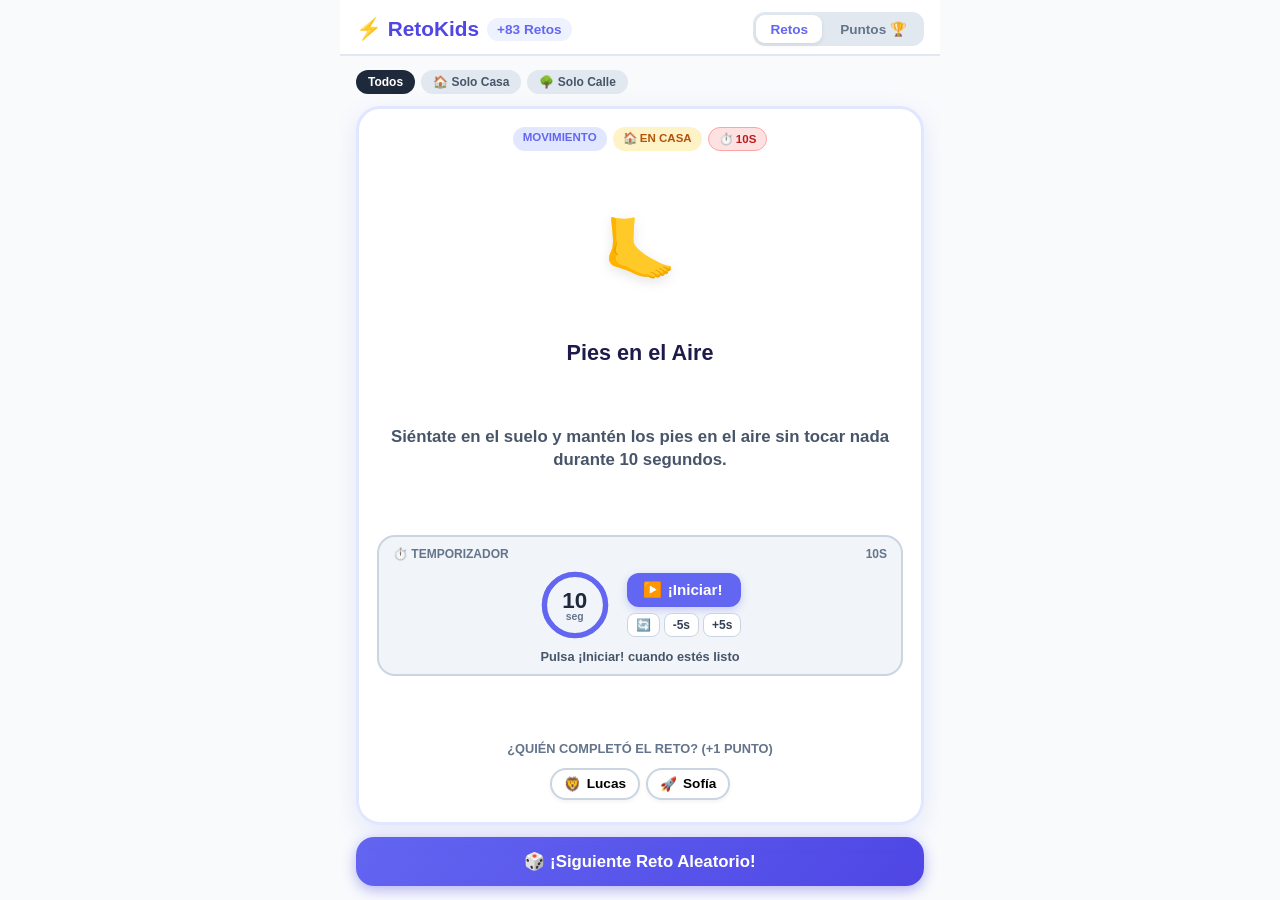
<file: index.html>
<!DOCTYPE html>
<html lang="es">
<head>
  <meta charset="UTF-8">
  <title>RetoKids - Desafíos en Acción con Temporizador</title>
  
  <!-- Optimización iOS / PWA -->
  <meta name="viewport" content="width=device-width, initial-scale=1.0, maximum-scale=1.0, user-scalable=no, viewport-fit=cover">
  <meta name="apple-mobile-web-app-capable" content="yes">
  <meta name="apple-mobile-web-app-status-bar-style" content="black-translucent">
  <meta name="apple-mobile-web-app-title" content="RetoKids">
  <meta name="theme-color" content="#4f46e5">

  <style>
    :root {
      --primary: #6366f1;
      --primary-dark: #4f46e5;
      --accent: #f59e0b;
      --success: #10b981;
      --danger: #ef4444;
      --bg: #f8fafc;
      --card-bg: #ffffff;
      --text: #1e293b;
      --text-muted: #64748b;
      --safe-top: env(safe-area-inset-top, 20px);
      --safe-bottom: env(safe-area-inset-bottom, 20px);
    }

    * {
      box-sizing: border-box;
      margin: 0;
      padding: 0;
      -webkit-tap-highlight-color: transparent;
      user-select: none;
      -webkit-user-select: none;
    }

    html, body {
      width: 100%;
      height: 100dvh;
      overflow-x: hidden;
      overflow-y: hidden;
      font-family: -apple-system, BlinkMacSystemFont, "Segoe UI", Roboto, Helvetica, Arial, sans-serif;
      background-color: var(--bg);
      color: var(--text);
    }

    #app {
      display: flex;
      flex-direction: column;
      width: 100vw;
      height: 100dvh;
      max-width: 600px;
      margin: 0 auto;
      padding-top: var(--safe-top);
      padding-bottom: var(--safe-bottom);
      overflow: hidden;
      position: relative;
    }

    /* Cabecera */
    header {
      padding: 12px 16px 8px;
      display: flex;
      justify-content: space-between;
      align-items: center;
      background: var(--card-bg);
      border-bottom: 2px solid #e2e8f0;
    }

    .brand {
      display: flex;
      align-items: center;
      gap: 8px;
      font-weight: 900;
      font-size: 1.3rem;
      color: var(--primary-dark);
    }

    .brand span {
      background: #eef2ff;
      padding: 4px 10px;
      border-radius: 20px;
      font-size: 0.85rem;
      color: var(--primary);
    }

    .tab-bar {
      display: flex;
      background: #e2e8f0;
      border-radius: 12px;
      padding: 3px;
      gap: 4px;
    }

    .tab-btn {
      border: none;
      background: transparent;
      padding: 6px 14px;
      font-weight: 700;
      font-size: 0.85rem;
      border-radius: 9px;
      color: var(--text-muted);
      cursor: pointer;
      transition: all 0.2s ease;
    }

    .tab-btn.active {
      background: #fff;
      color: var(--primary);
      box-shadow: 0 2px 5px rgba(0,0,0,0.08);
    }

    /* Contenido */
    main {
      flex: 1;
      overflow-y: auto;
      padding: 14px 16px;
      display: flex;
      flex-direction: column;
      -webkit-overflow-scrolling: touch;
    }

    .view {
      display: none;
      flex-direction: column;
      height: 100%;
      gap: 12px;
    }

    .view.active {
      display: flex;
    }

    /* Tarjeta Reto */
    .challenge-card {
      background: var(--card-bg);
      border-radius: 24px;
      padding: 18px 18px;
      flex: 1;
      display: flex;
      flex-direction: column;
      justify-content: space-between;
      align-items: center;
      text-align: center;
      box-shadow: 0 8px 24px rgba(99, 102, 241, 0.12);
      border: 3px solid #e0e7ff;
      position: relative;
      animation: popIn 0.3s cubic-bezier(0.175, 0.885, 0.32, 1.275);
    }

    @keyframes popIn {
      0% { transform: scale(0.92); opacity: 0; }
      100% { transform: scale(1); opacity: 1; }
    }

    .badge-row {
      display: flex;
      gap: 6px;
      flex-wrap: wrap;
      justify-content: center;
      margin-bottom: 4px;
    }

    .badge {
      font-size: 0.72rem;
      font-weight: 800;
      text-transform: uppercase;
      padding: 4px 10px;
      border-radius: 20px;
      background: #e0e7ff;
      color: var(--primary);
    }

    .badge.place {
      background: #fef3c7;
      color: #b45309;
    }

    .badge.time-badge {
      background: #fee2e2;
      color: #b91c1c;
      border: 1px solid #fca5a5;
    }

    .challenge-emoji {
      font-size: 3.6rem;
      margin: 4px 0;
      filter: drop-shadow(0 4px 6px rgba(0,0,0,0.1));
    }

    .challenge-title {
      font-size: 1.35rem;
      font-weight: 800;
      color: #1e1b4b;
      margin-bottom: 4px;
    }

    .challenge-desc {
      font-size: 1.05rem;
      line-height: 1.4;
      font-weight: 600;
      color: #475569;
      margin-bottom: 4px;
    }

    /* =========================================
       NUEVO: TEMPORIZADOR INTEGRADO EN RETO
    ========================================= */
    .timer-container {
      width: 100%;
      background: #f1f5f9;
      border: 2px solid #cbd5e1;
      border-radius: 18px;
      padding: 10px 14px;
      display: flex;
      flex-direction: column;
      align-items: center;
      gap: 8px;
      margin: 4px 0;
      transition: all 0.3s ease;
    }

    .timer-container.running {
      background: #eef2ff;
      border-color: #818cf8;
      box-shadow: 0 4px 12px rgba(99, 102, 241, 0.15);
    }

    .timer-container.urgent {
      background: #fef2f2;
      border-color: #f87171;
      animation: pulseBorder 0.8s infinite alternate;
    }

    @keyframes pulseBorder {
      0% { box-shadow: 0 0 0 0 rgba(239, 68, 68, 0.4); }
      100% { box-shadow: 0 0 16px 4px rgba(239, 68, 68, 0.3); }
    }

    .timer-container.finished {
      background: #ecfdf5;
      border-color: #34d399;
    }

    .timer-header {
      width: 100%;
      display: flex;
      justify-content: space-between;
      align-items: center;
      font-size: 0.75rem;
      font-weight: 800;
      text-transform: uppercase;
      color: #64748b;
    }

    .timer-body {
      display: flex;
      align-items: center;
      justify-content: center;
      gap: 16px;
      width: 100%;
    }

    .timer-dial-wrapper {
      position: relative;
      width: 72px;
      height: 72px;
      display: flex;
      align-items: center;
      justify-content: center;
    }

    .timer-svg {
      width: 100%;
      height: 100%;
      transform: rotate(-90deg);
    }

    .timer-circle-bg {
      fill: none;
      stroke: #e2e8f0;
      stroke-width: 6;
    }

    .timer-circle-progress {
      fill: none;
      stroke: var(--primary);
      stroke-width: 6;
      stroke-linecap: round;
      transition: stroke-dashoffset 0.3s linear, stroke 0.3s ease;
    }

    .timer-dial-text {
      position: absolute;
      display: flex;
      flex-direction: column;
      align-items: center;
      justify-content: center;
      font-weight: 900;
      font-size: 1.4rem;
      color: var(--text);
    }

    .timer-dial-unit {
      font-size: 0.65rem;
      font-weight: 700;
      color: var(--text-muted);
      margin-top: -3px;
    }

    .timer-controls {
      display: flex;
      flex-direction: column;
      gap: 6px;
    }

    .btn-timer-main {
      background: var(--primary);
      color: white;
      border: none;
      padding: 8px 16px;
      border-radius: 12px;
      font-weight: 800;
      font-size: 0.95rem;
      cursor: pointer;
      display: flex;
      align-items: center;
      gap: 6px;
      box-shadow: 0 3px 8px rgba(99, 102, 241, 0.3);
      transition: transform 0.1s, background-color 0.2s;
    }

    .btn-timer-main:active {
      transform: scale(0.95);
    }

    .btn-timer-main.running {
      background: #d97706;
      box-shadow: 0 3px 8px rgba(217, 119, 6, 0.3);
    }

    .btn-timer-main.finished {
      background: #059669;
    }

    .timer-sub-controls {
      display: flex;
      gap: 4px;
      justify-content: center;
    }

    .btn-timer-small {
      background: #fff;
      border: 1px solid #cbd5e1;
      padding: 4px 8px;
      border-radius: 8px;
      font-weight: 800;
      font-size: 0.75rem;
      cursor: pointer;
      color: #334155;
    }

    .btn-timer-small:active {
      transform: scale(0.92);
      background: #f1f5f9;
    }

    .timer-status-msg {
      font-size: 0.8rem;
      font-weight: 700;
      color: #475569;
      text-align: center;
    }

    /* Botones de acción */
    .action-panel {
      display: flex;
      flex-direction: column;
      gap: 8px;
      margin-top: 6px;
      width: 100%;
    }

    .award-title {
      font-size: 0.8rem;
      font-weight: 800;
      color: var(--text-muted);
      text-align: center;
      text-transform: uppercase;
    }

    .players-quick-bar {
      display: flex;
      gap: 6px;
      overflow-x: auto;
      padding: 4px 2px;
      justify-content: center;
      flex-wrap: wrap;
    }

    .quick-player-btn {
      background: #fff;
      border: 2px solid #cbd5e1;
      padding: 6px 12px;
      border-radius: 50px;
      display: flex;
      align-items: center;
      gap: 6px;
      font-weight: 800;
      font-size: 0.85rem;
      cursor: pointer;
      box-shadow: 0 2px 4px rgba(0,0,0,0.05);
      transition: transform 0.1s;
    }

    .quick-player-btn:active {
      transform: scale(0.95);
      background: #dcfce7;
      border-color: var(--success);
    }

    .btn-main {
      background: linear-gradient(135deg, #6366f1, #4f46e5);
      color: white;
      border: none;
      padding: 14px;
      font-size: 1.05rem;
      font-weight: 800;
      border-radius: 18px;
      cursor: pointer;
      box-shadow: 0 4px 14px rgba(79, 70, 229, 0.4);
      display: flex;
      justify-content: center;
      align-items: center;
      gap: 10px;
      transition: transform 0.1s;
    }

    .btn-main:active {
      transform: scale(0.97);
    }

    /* Marcador y Jugadores */
    .players-list {
      display: flex;
      flex-direction: column;
      gap: 10px;
      overflow-y: auto;
    }

    .player-card {
      background: var(--card-bg);
      border-radius: 18px;
      padding: 12px 16px;
      display: flex;
      align-items: center;
      justify-content: space-between;
      box-shadow: 0 3px 10px rgba(0,0,0,0.04);
      border: 2px solid #f1f5f9;
    }

    .player-info {
      display: flex;
      align-items: center;
      gap: 12px;
    }

    .player-avatar {
      width: 48px;
      height: 48px;
      border-radius: 50%;
      background: #eef2ff;
      display: flex;
      align-items: center;
      justify-content: center;
      font-size: 1.7rem;
      overflow: hidden;
      border: 2px solid #c7d2fe;
    }

    .player-avatar img {
      width: 100%;
      height: 100%;
      object-fit: cover;
    }

    .player-name {
      font-weight: 800;
      font-size: 1.05rem;
    }

    .score-controls {
      display: flex;
      align-items: center;
      gap: 8px;
    }

    .score-badge {
      font-size: 1.3rem;
      font-weight: 900;
      color: var(--primary-dark);
      min-width: 36px;
      text-align: center;
    }

    .btn-circle {
      width: 36px;
      height: 36px;
      border-radius: 50%;
      border: none;
      font-size: 1.3rem;
      font-weight: 800;
      display: flex;
      align-items: center;
      justify-content: center;
      cursor: pointer;
    }

    .btn-plus {
      background: #dcfce7;
      color: #15803d;
    }

    .btn-minus {
      background: #fee2e2;
      color: #b91c1c;
    }

    /* Modal / Formulario Agregar Jugador */
    .add-player-box {
      background: #fff;
      padding: 16px;
      border-radius: 20px;
      box-shadow: 0 4px 12px rgba(0,0,0,0.06);
      border: 2px dashed #cbd5e1;
      display: flex;
      flex-direction: column;
      gap: 12px;
    }

    .input-row {
      display: flex;
      gap: 8px;
    }

    input[type="text"] {
      flex: 1;
      padding: 12px 14px;
      border-radius: 12px;
      border: 2px solid #cbd5e1;
      font-size: 1rem;
      font-weight: 600;
      outline: none;
    }

    input[type="text"]:focus {
      border-color: var(--primary);
    }

    .avatar-selector {
      display: flex;
      gap: 6px;
      overflow-x: auto;
      padding-bottom: 4px;
    }

    .avatar-option {
      font-size: 1.6rem;
      padding: 6px;
      background: #f1f5f9;
      border-radius: 12px;
      cursor: pointer;
      border: 2px solid transparent;
    }

    .avatar-option.selected {
      border-color: var(--primary);
      background: #e0e7ff;
    }

    .custom-file-upload {
      border: 2px dashed #94a3b8;
      border-radius: 12px;
      display: flex;
      align-items: center;
      justify-content: center;
      padding: 8px;
      font-size: 0.8rem;
      font-weight: 700;
      color: #475569;
      cursor: pointer;
    }

    .btn-sec {
      background: var(--primary);
      color: white;
      border: none;
      padding: 12px;
      border-radius: 12px;
      font-weight: 800;
      cursor: pointer;
    }

    /* Filtros Rápidos */
    .filter-bar {
      display: flex;
      gap: 6px;
    }

    .filter-chip {
      padding: 5px 12px;
      border-radius: 20px;
      background: #e2e8f0;
      border: none;
      font-size: 0.75rem;
      font-weight: 700;
      color: #475569;
      cursor: pointer;
    }

    .filter-chip.active {
      background: #1e293b;
      color: white;
    }

    /* Canvas para confeti */
    #confetti {
      position: absolute;
      top: 0;
      left: 0;
      width: 100%;
      height: 100%;
      pointer-events: none;
      z-index: 999;
    }
  </style>
</head>
<body>

  <canvas id="confetti"></canvas>

  <div id="app">
    <!-- Header -->
    <header>
      <div class="brand">
        ⚡ RetoKids
        <span id="challenge-counter">0/110</span>
      </div>
      <div class="tab-bar">
        <button class="tab-btn active" onclick="switchView('retos')">Retos</button>
        <button class="tab-btn" onclick="switchView('jugadores')">Puntos 🏆</button>
      </div>
    </header>

    <!-- Contenido -->
    <main>
      <!-- VISTA 1: RETOS -->
      <div id="view-retos" class="view active">
        <!-- Filtros de Lugar -->
        <div class="filter-bar">
          <button class="filter-chip active" onclick="setFilter('todos', this)">Todos</button>
          <button class="filter-chip" onclick="setFilter('casa', this)">🏠 Solo Casa</button>
          <button class="filter-chip" onclick="setFilter('calle', this)">🌳 Solo Calle</button>
        </div>

        <!-- Tarjeta de Reto -->
        <div class="challenge-card" id="card">
          <div class="badge-row">
            <span class="badge" id="c-category">Movimiento</span>
            <span class="badge place" id="c-place">🏠 En Casa</span>
            <span class="badge time-badge" id="c-time-badge" style="display:none;">⏱️ 10s</span>
          </div>

          <div class="challenge-emoji" id="c-emoji">🚀</div>
          <h2 class="challenge-title" id="c-title">Cargando Reto...</h2>
          <p class="challenge-desc" id="c-desc">¡Prepárate para la diversión!</p>

          <!-- NUEVO: Temporizador Visual para retos con tiempo -->
          <div class="timer-container" id="timer-box" style="display: none;">
            <div class="timer-header">
              <span>⏱️ Temporizador</span>
              <span id="timer-badge-val" style="font-weight:900;">10s</span>
            </div>
            <div class="timer-body">
              <div class="timer-dial-wrapper">
                <svg class="timer-svg" viewBox="0 0 80 80">
                  <circle class="timer-circle-bg" cx="40" cy="40" r="34"></circle>
                  <circle class="timer-circle-progress" id="timer-svg-circle" cx="40" cy="40" r="34" stroke-dasharray="213.6" stroke-dashoffset="0"></circle>
                </svg>
                <div class="timer-dial-text">
                  <span id="timer-digits">10</span>
                  <span class="timer-dial-unit">seg</span>
                </div>
              </div>

              <div class="timer-controls">
                <button class="btn-timer-main" id="timer-main-btn" onclick="toggleTimer()">
                  <span id="timer-btn-icon">▶️</span> <span id="timer-btn-text">¡Iniciar!</span>
                </button>
                <div class="timer-sub-controls">
                  <button class="btn-timer-small" onclick="resetTimer()" title="Reiniciar">🔄</button>
                  <button class="btn-timer-small" onclick="adjustTimer(-5)" title="Restar 5s">-5s</button>
                  <button class="btn-timer-small" onclick="adjustTimer(5)" title="Sumar 5s">+5s</button>
                </div>
              </div>
            </div>
            <div class="timer-status-msg" id="timer-msg">Pulsa ¡Iniciar! cuando estés preparado</div>
          </div>

          <!-- Asignar punto rápido -->
          <div class="action-panel">
            <div class="award-title">¿Quién completó el reto? (+1 punto)</div>
            <div class="players-quick-bar" id="quick-players">
              <!-- Se llena con JS -->
            </div>
          </div>
        </div>

        <button class="btn-main" onclick="nextChallenge()">
          🎲 ¡Siguiente Reto Aleatorio!
        </button>
      </div>

      <!-- VISTA 2: JUGADORES / MARCADOR -->
      <div id="view-jugadores" class="view">
        <!-- Agregar Jugador -->
        <div class="add-player-box">
          <div class="input-row">
            <input type="text" id="player-name" placeholder="Nombre (ej. Lucas o Sofía)" maxlength="15">
            <button class="btn-sec" onclick="addPlayer()">Añadir</button>
          </div>
          
          <div style="font-size: 0.8rem; font-weight: 700; color: #64748b;">Elige un icono:</div>
          <div class="avatar-selector" id="avatar-picker">
            <div class="avatar-option selected" onclick="pickEmoji('🦁', this)">🦁</div>
            <div class="avatar-option" onclick="pickEmoji('🚀', this)">🚀</div>
            <div class="avatar-option" onclick="pickEmoji('🦄', this)">🦄</div>
            <div class="avatar-option" onclick="pickEmoji('🦖', this)">🦖</div>
            <div class="avatar-option" onclick="pickEmoji('⚡', this)">⚡</div>
            <div class="avatar-option" onclick="pickEmoji('🍕', this)">🍕</div>
            <div class="avatar-option" onclick="pickEmoji('🐶', this)">🐶</div>
            <div class="avatar-option" onclick="pickEmoji('🥷', this)">🥷</div>
          </div>

          <label class="custom-file-upload">
            📷 O sube una foto desde tu galería
            <input type="file" id="player-img" accept="image/*" style="display:none;" onchange="handleImageUpload(event)">
          </label>
        </div>

        <!-- Lista Marcador -->
        <div class="players-list" id="players-list">
          <!-- Jugadores creados -->
        </div>
      </div>
    </main>
  </div>

  <script>
    /* ============================================================
       BASE DE DATOS: +105 RETOS CON TIEMPO EXPLICITO
    ============================================================ */
    const RETOS = [
      // FÍSICOS Y MOVIMIENTO
      { title: "El Flamenco Ciego", desc: "Ponte a la pata coja, cierra los ojos y aguanta 10 segundos sin caerte ni abrir los brazos.", cat: "Movimiento", place: "todos", emoji: "🦩", time: 10 },
      { title: "El Suelo es Lava", desc: "¡Tienes 5 segundos para subirte a algún lugar sin tocar el suelo!", cat: "Movimiento", place: "todos", emoji: "🌋", time: 5 },
      { title: "Caminata de Cangrejo", desc: "Camina a cuatro patas boca arriba como un cangrejo hasta la otra punta de la habitación o hasta el siguiente árbol.", cat: "Movimiento", place: "todos", emoji: "🦀" },
      { title: "Salto de Astronauta", desc: "Haz 5 saltos lo más altos que puedas, aterrizando en cuclillas y diciendo en el aire '¡Houston, sin gravedad!'.", cat: "Movimiento", place: "todos", emoji: "🚀" },
      { title: "Giro Ninja Silencioso", desc: "Da 3 vueltas completas sobre ti mismo y termina en posición ninja sin hacer ni el más mínimo sonido.", cat: "Movimiento", place: "todos", emoji: "🥷" },
      { title: "La Carrera del Pingüino", desc: "Junta los tobillos y camina como un pingüino de lado a lado sin separar los pies.", cat: "Movimiento", place: "todos", emoji: "🐧" },
      { title: "El Puente Humano", desc: "Haz una postura de puente (o plancha) y cuenta despacio del 1 al 12 sin que tu barriga toque el suelo.", cat: "Movimiento", place: "todos", emoji: "🌉", time: 12 },
      { title: "Pato Veloz", desc: "Agáchate en cuclillas y camina como un patito diciendo 'cuac cuac' durante 15 pasos.", cat: "Movimiento", place: "todos", emoji: "🦆" },
      { title: "Salto de Rana Pro", desc: "Haz 6 saltos de rana enormes tocando el suelo con las dos manos antes de cada despegue.", cat: "Movimiento", place: "todos", emoji: "🐸" },
      { title: "Toques de Rodilla", desc: "Salta llevando las rodillas al pecho 8 veces seguidas sin detenerte.", cat: "Movimiento", place: "todos", emoji: "⚡" },
      { title: "El Árbol en la Tormenta", desc: "Haz la postura del árbol (un pie pegado a la rodilla contraria) durante 15 segundos mientras los demás intentan hacerte reír.", cat: "Equilibrio", place: "todos", emoji: "🌳", time: 15 },
      { title: "Gato y Perro", desc: "A cuatro patas, arquea la espalda hacia arriba como gato enfadado y luego hacia abajo sacando pecho 5 veces.", cat: "Movimiento", place: "casa", emoji: "🐱" },
      { title: "Carrera hacia Atrás", desc: "Camina 20 pasos de espaldas con mucho cuidado mirando por encima del hombro.", cat: "Movimiento", place: "todos", emoji: "🔙" },

      // RISA Y ACTUACIÓN / TEATRO
      { title: "El Robot Descompuesto", desc: "Habla y muévete como un robot al que se le están acabando las pilas durante 20 segundos.", cat: "Risas", place: "todos", emoji: "🤖", time: 20 },
      { title: "La Estatua de Cera", desc: "Pon una cara divertidísima y quédate completamente congelado durante 15 segundos sin parpadear.", cat: "Risas", place: "todos", emoji: "🗿", time: 15 },
      { title: "Monólogo Alienígena", desc: "Explícale al grupo cómo se come un plátano usando un idioma inventado de otro planeta durante 20 segundos.", cat: "Risas", place: "todos", emoji: "👽", time: 20 },
      { title: "Mímica de Animal Misterioso", desc: "Imita a un animal con gestos y movimientos (¡sin ningún sonido!) hasta que alguien adivine cuál es en 30 segundos.", cat: "Teatro", place: "todos", emoji: "🎭", time: 30 },
      { title: "El Espejo Mágico", desc: "Elige a un compañero e imita exactamente cada uno de sus movimientos durante 30 segundos como si fueras su reflejo.", cat: "Risas", place: "todos", emoji: "🪞", time: 30 },
      { title: "Risa Contagiosa", desc: "Ponte muy serio cara a cara con alguien y di '¡Ja!'... él dice '¡Ja, Ja!' y tú '¡Ja, Ja, Ja!'. El primero que se ría pierde.", cat: "Risas", place: "todos", emoji: "😂" },
      { title: "Chef Italiano Dramático", desc: "Finge preparar una pizza gigante invisible usando manos y gestos muy exagerados durante 20 segundos.", cat: "Teatro", place: "todos", emoji: "🍕", time: 20 },
      { title: "Pájaros Locos", desc: "Mueve los brazos como un pájaro e intenta rascarte la espalda con el codo.", cat: "Risas", place: "todos", emoji: "🦜" },
      { title: "Abuelo sin Dientes", desc: "Habla durante 20 segundos tapándote los dientes con los labios contando qué hiciste hoy.", cat: "Risas", place: "todos", emoji: "👴", time: 20 },
      { title: "Presentador de Circo", desc: "Presenta al otro jugador con tu voz más potente y elegante como el artista más asombroso del mundo en 20 segundos.", cat: "Teatro", place: "todos", emoji: "🎪", time: 20 },

      // OBSERVACIÓN E INGENIO
      { title: "Detective de Colores", desc: "Encuentra con la vista 3 cosas rojas, 2 verdes y 1 amarilla antes de contar hasta 15.", cat: "Ingenio", place: "todos", emoji: "🔍", time: 15 },
      { title: "Palabras Encadenadas", desc: "Di una palabra y el otro debe decir otra que empiece con la última sílaba. ¡Deben lograr 6 palabras seguidas!", cat: "Mente", place: "todos", emoji: "🔗" },
      { title: "El Abecedario Relámpago", desc: "Di 5 nombres de animales que comiencen con diferentes letras del abecedario sin dudar más de 3 segundos.", cat: "Mente", place: "todos", emoji: "🔤", time: 15 },
      { title: "El Radar Silencioso", desc: "Cierra los ojos durante 15 segundos en silencio absoluto. Luego di 3 sonidos diferentes que hayas escuchado.", cat: "Ingenio", place: "todos", emoji: "👂", time: 15 },
      { title: "Veo Veo Táctil", desc: "Cierra los ojos. Alguien te pondrá un objeto cotidiano en las manos y tendrás 10 segundos para adivinar qué es solo tocándolo.", cat: "Ingenio", place: "casa", emoji: "✋", time: 10 },
      { title: "Rimas Divertidas", desc: "Busca 3 palabras que rimen con la palabra 'CAMIÓN' en menos de 15 segundos.", cat: "Mente", place: "todos", emoji: "🎵", time: 15 },
      { title: "La Pregunta Prohibida", desc: "Durante 1 minuto debes responder a las preguntas que te hagan SIN decir las palabras 'SÍ', 'NO' ni 'BLANCO'.", cat: "Mente", place: "todos", emoji: "🚫", time: 60 },
      { title: "Memoria Flash", desc: "Mira a tu alrededor 10 segundos. Cierra los ojos y dinos cuántas personas o cuadros hay en el lugar.", cat: "Mente", place: "todos", emoji: "🧠", time: 10 },
      { title: "Trabalenguas Imposible", desc: "Di 3 veces seguidas y muy rápido: 'Tres tristes tigres tragaban trigo en un trigal' en menos de 15 segundos.", cat: "Mente", place: "todos", emoji: "🗣️", time: 15 },
      { title: "De Mayor a Menor", desc: "Cuenta hacia atrás del 20 al 0 mientras das saltitos suaves con un solo pie durante 20 segundos.", cat: "Mente", place: "todos", emoji: "🔟", time: 20 },

      // CALLE / EXTERIOR
      { title: "Cazador de Letras", desc: "Busca en carteles o señales de la calle la letra 'A', la letra 'M' y la letra 'S' en menos de 30 segundos.", cat: "Calle", place: "calle", emoji: "🚸", time: 30 },
      { title: "La Carrera de Sombras", desc: "Intenta pisar la sombra de tu compañero sin que él pise la tuya durante 20 segundos.", cat: "Calle", place: "calle", emoji: "👥", time: 20 },
      { title: "El Semáforo Humano", desc: "Cuando el líder diga 'Verde' corres en el sitio; 'Amarillo' vas a cámara lenta; 'Rojo' te congelas durante 30 segundos.", cat: "Calle", place: "calle", emoji: "🚦", time: 30 },
      { title: "Contador de Coches", desc: "Elige un color. El primero en ver pasar 3 coches de ese color gana el punto.", cat: "Calle", place: "calle", emoji: "🚗" },
      { title: "Misión Formas de Nubes", desc: "Mira al cielo y encuentra una nube que tenga forma de animal o de cosa divertida y descríbela.", cat: "Calle", place: "calle", emoji: "☁️" },
      { title: "Equilibrio en la Línea", desc: "Camina poniendo un pie justo delante del otro siguiendo una línea del suelo sin salirte durante 15 pasos.", cat: "Calle", place: "calle", emoji: "➖" },
      { title: "El Radar de Perros", desc: "El primero en encontrar un perro paseando por la calle debe imitar su ladrido suavemente.", cat: "Calle", place: "calle", emoji: "🐕" },
      { title: "Detective de Hojas", desc: "Encuentra en el suelo una hoja seca y una hoja verde sin arrancar ninguna planta antes de 30 segundos.", cat: "Calle", place: "calle", emoji: "🍂", time: 30 },
      { title: "Salto de Balcones", desc: "Cuenta cuántos balcones con plantas ves en la fachada más cercana antes de 10 segundos.", cat: "Calle", place: "calle", emoji: "🪴", time: 10 },
      { title: "El Abrazo al Árbol", desc: "Camina a paso ligero hasta el árbol más cercano y dale un abrazo agradeciéndole por el oxígeno.", cat: "Calle", place: "calle", emoji: "🌲" },

      // CASA
      { title: "Búsqueda del Calcetín Gemelo", desc: "Toca con la punta del dedo un calcetín y vuelve a tu lugar en menos de 10 segundos.", cat: "Casa", place: "casa", emoji: "🧦", time: 10 },
      { title: "El Guardián del Silencio", desc: "Cruza el pasillo o la habitación caminando como un ratoncito sin que el suelo cruja durante 15 segundos.", cat: "Casa", place: "casa", emoji: "🐭", time: 15 },
      { title: "Tocar Madera", desc: "Toca 4 objetos distintos que estén hechos de madera auténtica en menos de 12 segundos.", cat: "Casa", place: "casa", emoji: "🪵", time: 12 },
      { title: "Foco Frío", desc: "Corre y toca la puerta del frigorífico con el codo antes de 8 segundos.", cat: "Casa", place: "casa", emoji: "❄️", time: 8 },
      { title: "La Almohada Malabarista", desc: "Toma un cojín, lánzalo al aire, da una palmada y atrápalo antes de que caiga.", cat: "Casa", place: "casa", emoji: "🛋️" },
      { title: "Orden Exprés", desc: "Encuentra una cosa que esté descolocada en el salón o tu cuarto y guárdala en su lugar exacto antes de 20 segundos.", cat: "Casa", place: "casa", emoji: "✨", time: 20 },
      { title: "El Monstruo de la Cama", desc: "Gatea por debajo de una mesa o ponte a ras del suelo y saluda como un simpático monstruo.", cat: "Casa", place: "casa", emoji: "👾" },

      // MÁS RETOS
      { title: "Giro de Helicóptero", desc: "Extiende los brazos y gira 5 veces a la derecha y 5 a la izquierda sin marearte.", cat: "Movimiento", place: "todos", emoji: "🚁" },
      { title: "Pancita y Cabeza", desc: "Frótate la barriga en círculos con una mano mientras te das palmaditas en la cabeza con la otra durante 10 segundos.", cat: "Coordinación", place: "todos", emoji: "🤹", time: 10 },
      { title: "La Carrera del Gusano", desc: "Túmbate en el suelo y muévete hacia adelante ondulando tu cuerpo durante 15 segundos.", cat: "Movimiento", place: "casa", emoji: "🐛", time: 15 },
      { title: "Mímica de Oficios", desc: "Imita ser un bombero o un astronauta hasta que adivinen tu profesión en menos de 30 segundos.", cat: "Teatro", place: "todos", emoji: "👨‍🚒", time: 30 },
      { title: "El Chiste Exprés", desc: "Cuenta tu mejor chiste o frase cómica en menos de 20 segundos.", cat: "Risas", place: "todos", emoji: "😆", time: 20 },
      { title: "Superhéroe en Despegue", desc: "Haz tu mejor pose de superhéroe volando y quédate firme como una roca 12 segundos.", cat: "Movimiento", place: "todos", emoji: "🦸", time: 12 },
      { title: "Aplaude por la Espalda", desc: "Pasa los brazos por detrás de la espalda e intenta aplaudir 10 veces en menos de 10 segundos.", cat: "Coordinación", place: "todos", emoji: "👏", time: 10 },
      { title: "Adivina el Dibujo en la Espalda", desc: "Con tu dedo dibuja un sol, un corazón o un número en la espalda para que lo adivinen en 20 segundos.", cat: "Ingenio", place: "todos", emoji: "✍️", time: 20 },
      { title: "Grito Mudo", desc: "Haz la cara de gritar con toda tu fuerza pero sin ningún sonido durante 8 segundos.", cat: "Risas", place: "todos", emoji: "😱", time: 8 },
      { title: "El Duelo de Miradas", desc: "Mira fijamente a los ojos a tu rival durante 30 segundos. El primero en reírse pierde.", cat: "Risas", place: "todos", emoji: "👀", time: 30 },
      { title: "Canto Operístico", desc: "Canta 'Cumpleaños Feliz' con voz de ópera dramática durante 15 segundos.", cat: "Risas", place: "todos", emoji: "🎤", time: 15 },
      { title: "El Ninja Agachado", desc: "Haz una sentadilla profunda y aguanta abajo contando hasta 10 con una sonrisa.", cat: "Movimiento", place: "todos", emoji: "🥋", time: 10 },
      { title: "5 Animales con Cola Larga", desc: "Nombra 5 animales con cola larga antes de que cuenten hasta 10.", cat: "Mente", place: "todos", emoji: "🐒", time: 10 },
      { title: "La Torre Humana", desc: "Estírate lo más alto que puedas de puntillas con las manos al cielo 10 segundos.", cat: "Movimiento", place: "todos", emoji: "🦒", time: 10 },
      { title: "Sonidos de Granja", desc: "Haz el sonido de una vaca, un gallo, un cerdo y una oveja en menos de 8 segundos.", cat: "Risas", place: "todos", emoji: "🚜", time: 8 },
      { title: "Cero Cosquillas", desc: "Aguanta cosquillas en las plantas de los pies o costillas durante 5 segundos sin gritar.", cat: "Risas", place: "todos", emoji: "🪶", time: 5 },
      { title: "El Baile Loco", desc: "Inventa un paso de baile que combine hombros y pata coja durante 15 segundos.", cat: "Risas", place: "todos", emoji: "💃", time: 15 },
      { title: "Pies en el Aire", desc: "Siéntate en el suelo y mantén los pies en el aire sin tocar nada durante 10 segundos.", cat: "Movimiento", place: "casa", emoji: "🦶", time: 10 },
      { title: "Carrera de Caracoles", desc: "Compite para ver quién llega más lento al otro lado sin parar durante 20 segundos.", cat: "Risas", place: "todos", emoji: "🐌", time: 20 },
      { title: "Buscador de Triángulos", desc: "Encuentra en menos de 15 segundos alguna forma triangular en tu entorno.", cat: "Ingenio", place: "todos", emoji: "📐", time: 15 },
      { title: "Mueve las Orejas", desc: "Intenta mover las orejas sin tocarlas durante 10 segundos.", cat: "Risas", place: "todos", emoji: "👂", time: 10 },
      { title: "Contar con los Ojos Cerrados", desc: "Cierra los ojos e intenta adivinar cuándo han pasado exactamente 15 segundos.", cat: "Mente", place: "todos", emoji: "⏱️", time: 15 },
      { title: "Cero Parpadeo", desc: "Aguanta 12 segundos mirando al techo sin parpadear ni una sola vez.", cat: "Control", place: "todos", emoji: "👀", time: 12 },
      { title: "Pies Calientes", desc: "Trota en el sitio como si el suelo hirviera durante 10 segundos.", cat: "Movimiento", place: "todos", emoji: "🔥", time: 10 },
      { title: "Tocar 3 Cosas Frías", desc: "Toca 3 objetos fríos al tacto (metal, cristal, piedra) antes de 15 segundos.", cat: "Ingenio", place: "todos", emoji: "🧊", time: 15 },
      { title: "Acrobacia del Pulgar", desc: "Gira los pulgares uno alrededor del otro a máxima velocidad durante 10 segundos.", cat: "Coordinación", place: "todos", emoji: "👍", time: 10 },
      { title: "El Escalador Invisible", desc: "Mueve brazos y piernas como escalando una montaña empinada durante 15 segundos.", cat: "Movimiento", place: "todos", emoji: "🧗", time: 15 },
      { title: "5 Cosas que Vuelan", desc: "Nombra 5 cosas que vuelen que NO sean pájaros antes de 10 segundos.", cat: "Mente", place: "todos", emoji: "🚁", time: 10 },
      { title: "Tocar Algo Amarillo", desc: "¡Tienes 7 segundos para correr y tocar algo amarillo!", cat: "Ingenio", place: "todos", emoji: "🟡", time: 7 },
      { title: "La Muralla China", desc: "Empujad suavemente espalda contra espalda durante 5 segundos.", cat: "Fuerza", place: "todos", emoji: "🧱", time: 5 },
      { title: "La Palma Rápida", desc: "Intenta aplaudir 15 veces en menos de 5 segundos.", cat: "Agilidad", place: "todos", emoji: "⚡", time: 5 },
      { title: "La Tabla Firme", desc: "Ponte en plancha apoyando los codos durante 10 segundos.", cat: "Fuerza", place: "casa", emoji: "🛹", time: 10 },
      { title: "El Saludo Secreto", desc: "Inventa en 10 segundos un saludo secreto con tu amigo.", cat: "Creatividad", place: "todos", emoji: "🤝", time: 10 }
    ];

    /* ============================================================
       ESTADO Y PERSISTENCIA
    ============================================================ */
    let players = JSON.parse(localStorage.getItem('retokids_players')) || [
      { id: 1, name: "Lucas", avatar: "🦁", isCustomImg: false, score: 0 },
      { id: 2, name: "Sofía", avatar: "🚀", isCustomImg: false, score: 0 }
    ];

    let currentFilter = 'todos';
    let currentEmoji = '🦁';
    let customImageBase64 = null;
    let currentReto = null;

    // Estado del temporizador
    let timerTotal = 0;
    let timerRemaining = 0;
    let timerInterval = null;
    let timerRunning = false;
    const CIRCUMFERENCE = 2 * Math.PI * 34; // r=34 -> ~213.6

    // Audio Seguro (Lazy init + captura de errores de dispositivo)
    let audioCtx = null;
    
    function getAudioContext() {
      if (!audioCtx) {
        try {
          const AudioContextClass = window.AudioContext || window.webkitAudioContext;
          if (AudioContextClass) {
            audioCtx = new AudioContextClass();
          }
        } catch (e) {
          return null;
        }
      }
      if (audioCtx && audioCtx.state === 'suspended') {
        try {
          const res = audioCtx.resume();
          if (res && typeof res.catch === 'function') {
            res.catch(() => {});
          }
        } catch (e) {}
      }
      return audioCtx;
    }

    function playBeep(freq = 520, type = 'sine', duration = 0.15) {
      try {
        const ctx = getAudioContext();
        if (!ctx) return;
        const osc = ctx.createOscillator();
        const gain = ctx.createGain();
        osc.type = type;
        osc.frequency.setValueAtTime(freq, ctx.currentTime);
        gain.gain.setValueAtTime(0.2, ctx.currentTime);
        gain.gain.exponentialRampToValueAtTime(0.001, ctx.currentTime + duration);
        osc.connect(gain);
        gain.connect(ctx.destination);
        osc.start();
        osc.stop(ctx.currentTime + duration);
      } catch (e) {
        // Silenciar fallos si el dispositivo no tiene hardware de audio o está bloqueado
      }
    }

    function playFanfare() {
      setTimeout(() => playBeep(440, 'triangle', 0.12), 0);
      setTimeout(() => playBeep(554, 'triangle', 0.12), 120);
      setTimeout(() => playBeep(659, 'triangle', 0.15), 240);
      setTimeout(() => playBeep(880, 'triangle', 0.35), 380);
    }

    /* ============================================================
       LÓGICA DEL TEMPORIZADOR
    ============================================================ */
    function setupTimerForReto(reto) {
      clearInterval(timerInterval);
      timerRunning = false;
      const box = document.getElementById('timer-box');
      const timeBadge = document.getElementById('c-time-badge');

      // Buscar tiempo explícito o detectar en la descripción
      let seconds = reto.time || null;
      if (!seconds) {
        const match = reto.desc.match(/(\d+)\s*segundos?/i);
        if (match) seconds = parseInt(match[1], 10);
      }

      if (seconds && seconds > 0) {
        timerTotal = seconds;
        timerRemaining = seconds;
        box.style.display = 'flex';
        timeBadge.style.display = 'inline-block';
        timeBadge.textContent = `⏱️ ${seconds}s`;
        document.getElementById('timer-badge-val').textContent = `${seconds}s`;
        updateTimerDisplay();
      } else {
        box.style.display = 'none';
        timeBadge.style.display = 'none';
      }
    }

    function updateTimerDisplay() {
      const digits = document.getElementById('timer-digits');
      const box = document.getElementById('timer-box');
      const btn = document.getElementById('timer-main-btn');
      const btnText = document.getElementById('timer-btn-text');
      const btnIcon = document.getElementById('timer-btn-icon');
      const msg = document.getElementById('timer-msg');
      const circle = document.getElementById('timer-svg-circle');

      digits.textContent = timerRemaining;

      // Calcular offset de la barra circular
      const ratio = timerTotal > 0 ? timerRemaining / timerTotal : 0;
      const offset = CIRCUMFERENCE * (1 - ratio);
      circle.style.strokeDashoffset = offset;

      // Actualizar colores
      box.className = 'timer-container';
      if (timerRemaining === 0) {
        box.classList.add('finished');
        circle.style.stroke = 'var(--success)';
        btn.className = 'btn-timer-main finished';
        btnIcon.textContent = '🔄';
        btnText.textContent = '¡Repetir!';
        msg.textContent = '🎉 ¡TIEMPO TERMINADO! ¿Quién lo logró?';
      } else if (timerRunning) {
        box.classList.add('running');
        if (timerRemaining <= 3) {
          box.classList.add('urgent');
          circle.style.stroke = 'var(--danger)';
          msg.textContent = '🚨 ¡Últimos segundos!';
        } else {
          circle.style.stroke = 'var(--primary)';
          msg.textContent = '⏱️ ¡El tiempo está corriendo!';
        }
        btn.className = 'btn-timer-main running';
        btnIcon.textContent = '⏸️';
        btnText.textContent = 'Pausar';
      } else {
        circle.style.stroke = 'var(--primary)';
        btn.className = 'btn-timer-main';
        btnIcon.textContent = '▶️';
        btnText.textContent = timerRemaining < timerTotal ? 'Continuar' : '¡Iniciar!';
        msg.textContent = timerRemaining < timerTotal ? `Pausado en ${timerRemaining}s` : 'Pulsa ¡Iniciar! cuando estés listo';
      }
    }

    function toggleTimer() {
      if (timerRemaining === 0) {
        resetTimer();
        startTimer();
        return;
      }

      if (timerRunning) {
        pauseTimer();
      } else {
        startTimer();
      }
    }

    function startTimer() {
      if (timerRunning) return;
      playBeep(600, 'sine', 0.1);
      timerRunning = true;
      updateTimerDisplay();

      timerInterval = setInterval(() => {
        if (timerRemaining <= 1) {
          timerRemaining = 0;
          clearInterval(timerInterval);
          timerRunning = false;
          playFanfare();
          triggerConfetti();
          updateTimerDisplay();
        } else {
          timerRemaining--;
          if (timerRemaining <= 3) {
            playBeep(900 + (3 - timerRemaining) * 150, 'triangle', 0.1);
          } else {
            playBeep(750, 'sine', 0.05);
          }
          updateTimerDisplay();
        }
      }, 1000);
    }

    function pauseTimer() {
      playBeep(450, 'sine', 0.08);
      clearInterval(timerInterval);
      timerRunning = false;
      updateTimerDisplay();
    }

    function resetTimer() {
      playBeep(400, 'sine', 0.08);
      clearInterval(timerInterval);
      timerRunning = false;
      timerRemaining = timerTotal;
      updateTimerDisplay();
    }

    function adjustTimer(delta) {
      playBeep(500, 'sine', 0.08);
      timerTotal = Math.max(3, timerTotal + delta);
      document.getElementById('timer-badge-val').textContent = `${timerTotal}s`;
      if (!timerRunning) {
        timerRemaining = timerTotal;
      } else {
        timerRemaining = Math.max(1, timerRemaining + delta);
      }
      updateTimerDisplay();
    }

    /* ============================================================
       LÓGICA DE RETOS
    ============================================================ */
    function setFilter(filter, el) {
      document.querySelectorAll('.filter-chip').forEach(b => b.classList.remove('active'));
      el.classList.add('active');
      currentFilter = filter;
      nextChallenge();
    }

    function getFilteredRetos() {
      if (currentFilter === 'todos') return RETOS;
      return RETOS.filter(r => r.place === 'todos' || r.place === currentFilter);
    }

    function nextChallenge(playSound = true) {
      const list = getFilteredRetos();
      const randomIndex = Math.floor(Math.random() * list.length);
      const reto = list[randomIndex];
      currentReto = reto;

      if (playSound) {
        playBeep(400, 'sine', 0.08);
      }

      const card = document.getElementById('card');
      card.style.animation = 'none';
      void card.offsetWidth;
      card.style.animation = 'popIn 0.3s cubic-bezier(0.175, 0.885, 0.32, 1.275)';

      document.getElementById('c-category').textContent = reto.cat;
      document.getElementById('c-place').textContent = reto.place === 'casa' ? '🏠 En Casa' : (reto.place === 'calle' ? '🌳 En Calle' : '🌍 Donde Sea');
      document.getElementById('c-emoji').textContent = reto.emoji;
      document.getElementById('c-title').textContent = reto.title;
      document.getElementById('c-desc').textContent = reto.desc;

      // Configurar temporizador si tiene tiempo
      setupTimerForReto(reto);
    }

    /* ============================================================
       JUGADORES Y PUNTUACIÓN
    ============================================================ */
    function savePlayers() {
      localStorage.setItem('retokids_players', JSON.stringify(players));
      renderPlayers();
      renderQuickAwardButtons();
    }

    function renderPlayers() {
      const listEl = document.getElementById('players-list');
      listEl.innerHTML = '';

      const sorted = [...players].sort((a,b) => b.score - a.score);

      sorted.forEach(p => {
        const item = document.createElement('div');
        item.className = 'player-card';

        const avatarContent = p.isCustomImg 
          ? `<img src="${p.avatar}" alt="${p.name}">`
          : p.avatar;

        item.innerHTML = `
          <div class="player-info">
            <div class="player-avatar">${avatarContent}</div>
            <div>
              <div class="player-name">${p.name}</div>
              <small style="color:#64748b; font-weight:700;">${p.score} puntos</small>
            </div>
          </div>
          <div class="score-controls">
            <button class="btn-circle btn-minus" onclick="modifyScore(${p.id}, -1)">-</button>
            <div class="score-badge">${p.score}</div>
            <button class="btn-circle btn-plus" onclick="modifyScore(${p.id}, 1)">+</button>
            <button style="border:none;background:transparent;font-size:1.1rem;margin-left:6px;cursor:pointer;" onclick="deletePlayer(${p.id})">🗑️</button>
          </div>
        `;
        listEl.appendChild(item);
      });
    }

    function renderQuickAwardButtons() {
      const quickBar = document.getElementById('quick-players');
      quickBar.innerHTML = '';

      if (players.length === 0) {
        quickBar.innerHTML = '<span style="font-size:0.85rem;color:#94a3b8;">¡Agrega jugadores en la pestaña Puntos!</span>';
        return;
      }

      players.forEach(p => {
        const btn = document.createElement('button');
        btn.className = 'quick-player-btn';
        
        const avatarMini = p.isCustomImg 
          ? `<img src="${p.avatar}" style="width:20px;height:20px;border-radius:50%;object-fit:cover;">`
          : p.avatar;

        btn.innerHTML = `${avatarMini} <span>${p.name}</span>`;
        btn.onclick = () => {
          modifyScore(p.id, 1);
          triggerConfetti();
          playFanfare();
          setTimeout(nextChallenge, 800);
        };
        quickBar.appendChild(btn);
      });
    }

    function modifyScore(id, delta) {
      const p = players.find(x => x.id === id);
      if (p) {
        p.score = Math.max(0, p.score + delta);
        if (delta > 0) playBeep(650, 'sine', 0.1);
        savePlayers();
      }
    }

    function deletePlayer(id) {
      if (confirm("¿Seguro que deseas eliminar a este participante?")) {
        players = players.filter(x => x.id !== id);
        savePlayers();
      }
    }

    function pickEmoji(emoji, el) {
      customImageBase64 = null;
      currentEmoji = emoji;
      document.querySelectorAll('.avatar-option').forEach(e => e.classList.remove('selected'));
      el.classList.add('selected');
    }

    function handleImageUpload(e) {
      const file = e.target.files[0];
      if (!file) return;

      const reader = new FileReader();
      reader.onload = function(event) {
        const img = new Image();
        img.onload = function() {
          const canvas = document.createElement('canvas');
          const ctx = canvas.getContext('2d');
          canvas.width = 120;
          canvas.height = 120;
          ctx.drawImage(img, 0, 0, 120, 120);
          customImageBase64 = canvas.toDataURL('image/jpeg', 0.8);
          document.querySelectorAll('.avatar-option').forEach(el => el.classList.remove('selected'));
          alert("¡Foto seleccionada correctamente!");
        };
        img.src = event.target.result;
      };
      reader.readAsDataURL(file);
    }

    function addPlayer() {
      const nameInput = document.getElementById('player-name');
      const name = nameInput.value.trim();
      if (!name) {
        alert("Escribe el nombre del participante");
        return;
      }

      const newPlayer = {
        id: Date.now(),
        name: name,
        avatar: customImageBase64 ? customImageBase64 : currentEmoji,
        isCustomImg: !!customImageBase64,
        score: 0
      };

      players.push(newPlayer);
      nameInput.value = '';
      customImageBase64 = null;
      savePlayers();
      playBeep(700, 'triangle', 0.2);
    }

    function switchView(viewName) {
      playBeep(350, 'sine', 0.05);
      document.querySelectorAll('.tab-btn').forEach(b => b.classList.remove('active'));
      document.querySelectorAll('.view').forEach(v => v.classList.remove('active'));

      if (viewName === 'retos') {
        document.querySelectorAll('.tab-btn')[0].classList.add('active');
        document.getElementById('view-retos').classList.add('active');
      } else {
        document.querySelectorAll('.tab-btn')[1].classList.add('active');
        document.getElementById('view-jugadores').classList.add('active');
      }
    }

    /* Confeti */
    const canvas = document.getElementById('confetti');
    const ctx = canvas.getContext('2d');
    let particles = [];

    function resizeCanvas() {
      canvas.width = window.innerWidth;
      canvas.height = window.innerHeight;
    }
    window.addEventListener('resize', resizeCanvas);
    resizeCanvas();

    function triggerConfetti() {
      particles = [];
      const colors = ['#6366f1', '#f59e0b', '#10b981', '#ec4899', '#3b82f6'];
      for (let i = 0; i < 60; i++) {
        particles.push({
          x: canvas.width / 2,
          y: canvas.height / 2,
          r: Math.random() * 6 + 4,
          dx: (Math.random() - 0.5) * 12,
          dy: (Math.random() - 0.7) * 14,
          color: colors[Math.floor(Math.random() * colors.length)],
          tilt: Math.random() * 10,
          tiltAngle: 0,
          tiltAngleInc: (Math.random() * 0.07) + 0.05
        });
      }
      requestAnimationFrame(renderConfetti);
    }

    function renderConfetti() {
      ctx.clearRect(0, 0, canvas.width, canvas.height);
      let alive = false;
      particles.forEach(p => {
        p.tiltAngle += p.tiltAngleInc;
        p.y += (Math.cos(p.tiltAngle) + 1 + p.r / 2) / 2 + 3;
        p.x += p.dx;
        p.dx *= 0.98;
        if (p.y < canvas.height) alive = true;

        ctx.beginPath();
        ctx.lineWidth = p.r / 2;
        ctx.strokeStyle = p.color;
        ctx.moveTo(p.x + p.tilt + p.r / 4, p.y);
        ctx.lineTo(p.x + p.tilt, p.y + p.tilt + p.r / 4);
        ctx.stroke();
      });

      if (alive) requestAnimationFrame(renderConfetti);
      else ctx.clearRect(0, 0, canvas.width, canvas.height);
    }

    // Inicialización
    document.getElementById('challenge-counter').textContent = `+${RETOS.length} Retos`;
    savePlayers();
    nextChallenge(false);
  </script>
</body>
</html>
</file>
